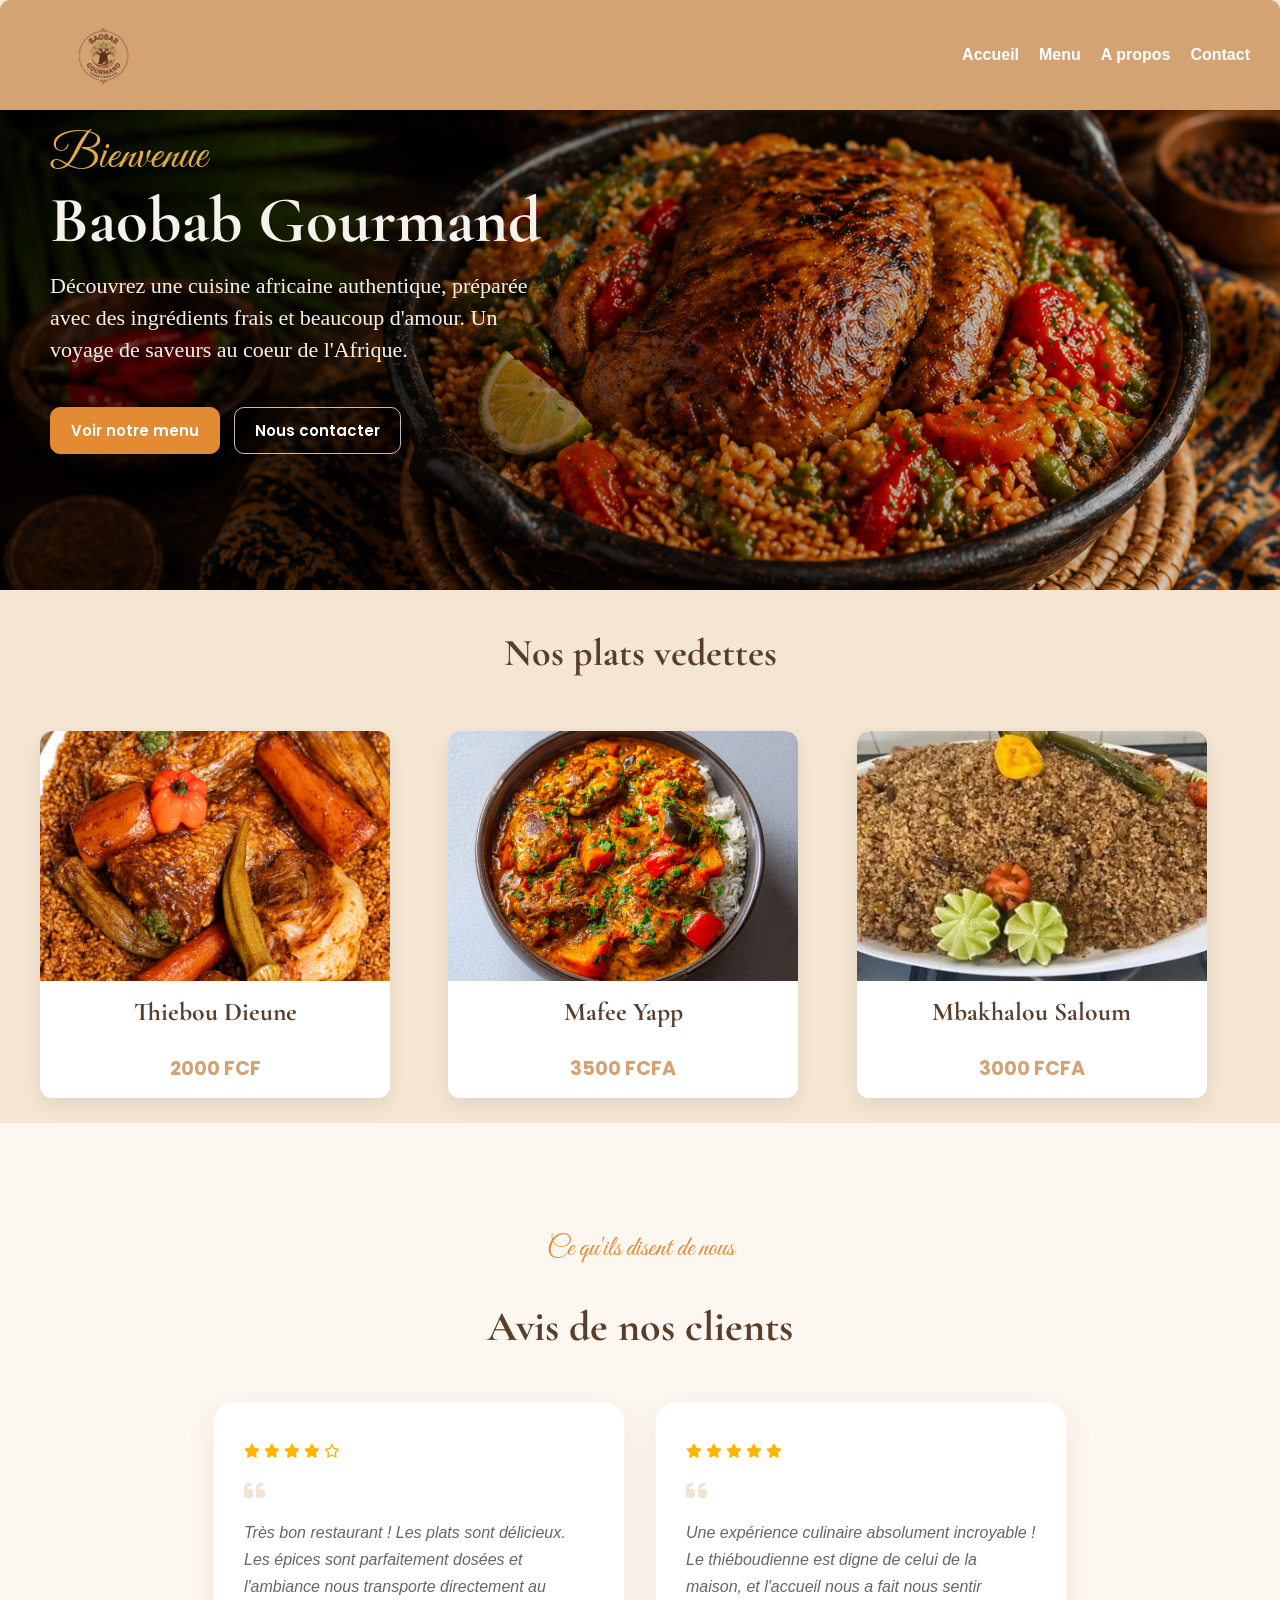
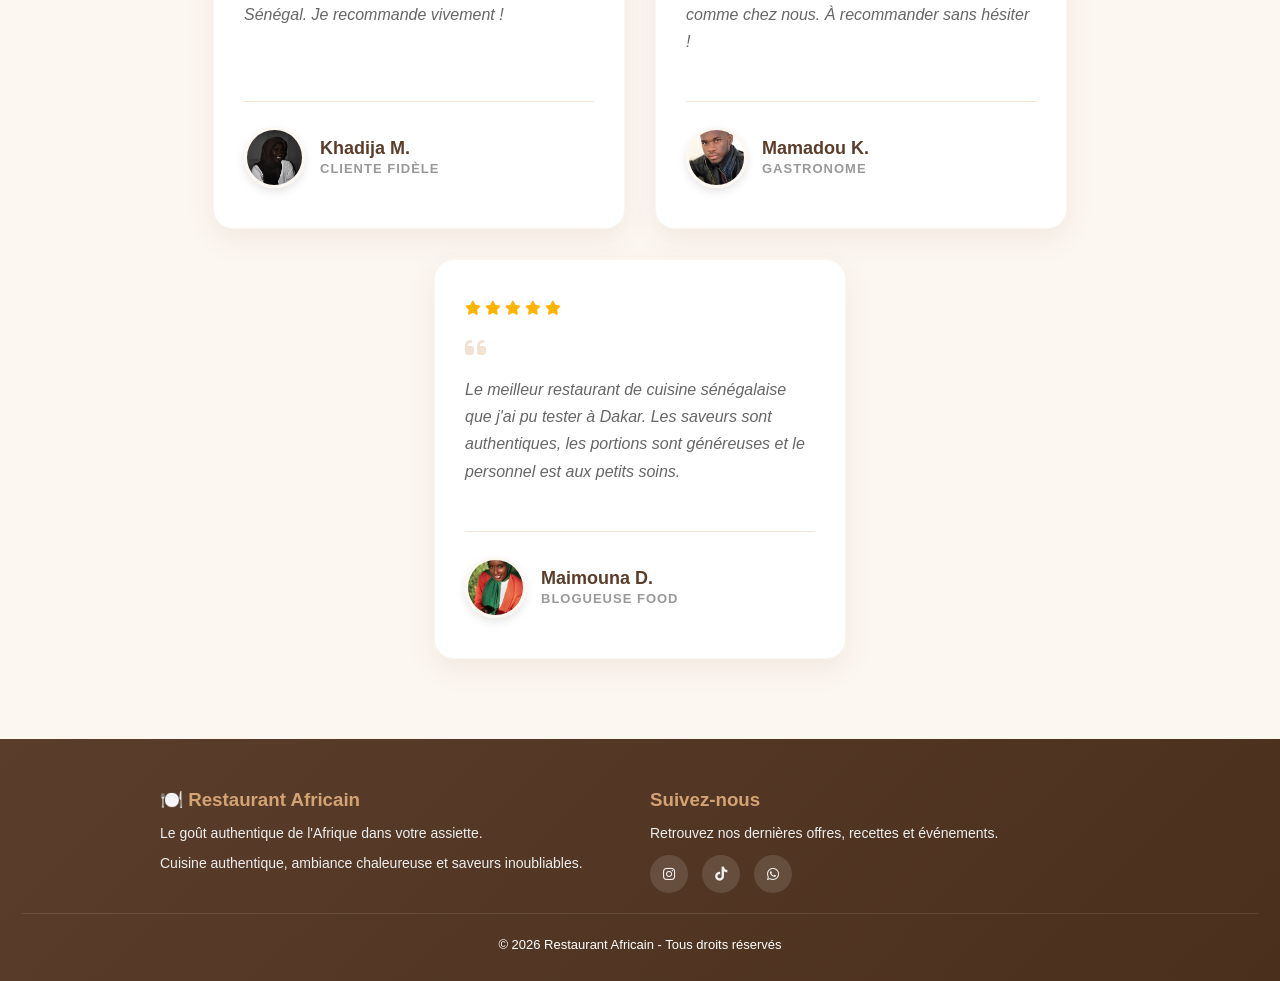
<file: index.html>
<!DOCTYPE html>
<html lang="fr">
<head>
    <meta charset="UTF-8">
    <link rel="stylesheet" href="index.css">
    <link rel="preconnect" href="https://fonts.googleapis.com">
    <link rel="preconnect" href="https://fonts.gstatic.com" crossorigin>
    <link href="https://fonts.googleapis.com/css2?family=Cormorant+Garamond:wght@500;600;700&family=Poppins:wght@400;500;600&family=Great+Vibes&display=swap" rel="stylesheet">
    <link rel="stylesheet" href="https://cdnjs.cloudflare.com/ajax/libs/font-awesome/6.5.1/css/all.min.css">
    <link rel="stylesheet" href="https://cdn.jsdelivr.net/npm/bootstrap-icons@1.11.3/font/bootstrap-icons.min.css">
    <meta name="viewport" content="width=device-width, initial-scale=1.0">
    <link href="https://fonts.googleapis.com/icon?family=Material+Icons" rel="stylesheet">
    <title>Restaurant Africain</title>
</head>
<body> 
    <header class="header">
        <div class="logo">
            <img src="logo.png" alt="Logo du site"/>
	</div> 
    <nav>
        <a href="index.html">Accueil</a>
        <a href="menu.html">Menu</a>
        <a href="about.html">A propos</a>
        <a href="contact.html">Contact</a>
    </nav>
    </header> 
    <section class="conteneur">
        <div class="presentation">
        <p class="pres">Bienvenue</p>
        <h1 class="pres1">Baobab Gourmand</h1>
        <p class="pres2">Découvrez une cuisine africaine authentique, préparée avec des ingrédients frais et beaucoup d'amour. Un voyage de saveurs au coeur de l'Afrique.</p>
        <div class="hero-actions">
            <a href="menu.html" class="btn-hero btn-primaire">Voir notre menu</a>
            <a href="contact.html" class="btn-hero btn-secondaire">Nous contacter</a>
        </div>
        </div>
    </section>

    <section class="vedettes">
    <h2>Nos plats vedettes</h2>
    <div class="plats">
        <div class="plat">
            <div class="plat-image-container">
                <img src="thieb.jpg" alt="thiebou dieune">
                <div class="plat-overlay">
                    <span class="plat-overlay-text">Voir Détails</span>
                </div>
            </div>
            <div class="plat-info">
                <h3>Thiebou Dieune</h3>
                <p>2000 FCF</p>
            </div>
        </div>

        <div class="plat">
            <div class="plat-image-container">
                <img src="mafee.jpg" alt="mafe yapp">
                <div class="plat-overlay">
                    <span class="plat-overlay-text">Voir Détails</span>
                </div>
            </div>
            <div class="plat-info">
                <h3>Mafee Yapp</h3>
                <p>3500 FCFA</p>
            </div>
        </div>

        <div class="plat">
            <div class="plat-image-container">
                <img src="mbakhale.jpg" alt="Mbakhale saloum">
                <div class="plat-overlay">
                    <span class="plat-overlay-text">Voir Détails</span>
                </div>
            </div>
            <div class="plat-info">
                <h3>Mbakhalou Saloum</h3>
                <p>3000 FCFA</p>
            </div>
        </div>
    </div>
</section>
 <section class="temoignages">
    <div class="container">
        <p class="section-subtitle">Ce qu'ils disent de nous</p>
        <h2 class="section-title">Avis de nos clients</h2>
        
        <div class="container-avis">
            <!-- Avis 1 -->
            <div class="avis-card">
                <div class="avis-stars">
                    <i class="fas fa-star"></i>
                    <i class="fas fa-star"></i>
                    <i class="fas fa-star"></i>
                    <i class="fas fa-star"></i>
                    <i class="far fa-star"></i>
                </div>
                <div class="avis-content">
                    <i class="fas fa-quote-left"></i>
                    <p>Très bon restaurant ! Les plats sont délicieux. Les épices sont parfaitement dosées et l'ambiance nous transporte directement au Sénégal. Je recommande vivement !</p>
                </div>
                <div class="avis-author">
                    <img src="khadija.jpg" alt="Khadija M.">
                    <div class="author-info">
                        <h4>Khadija M.</h4>
                        <span>Cliente fidèle</span>
                    </div>
                </div>
            </div>

            <!-- Avis 2 -->
            <div class="avis-card">
                <div class="avis-stars">
                    <i class="fas fa-star"></i>
                    <i class="fas fa-star"></i>
                    <i class="fas fa-star"></i>
                    <i class="fas fa-star"></i>
                    <i class="fas fa-star"></i>
                </div>
                <div class="avis-content">
                    <i class="fas fa-quote-left"></i>
                    <p>Une expérience culinaire absolument incroyable ! Le thiéboudienne est digne de celui de la maison, et l'accueil nous a fait nous sentir comme chez nous. À recommander sans hésiter !</p>
                </div>
                <div class="avis-author">
                    <img src="mamadou.jpg" alt="Mamadou K.">
                    <div class="author-info">
                        <h4>Mamadou K.</h4>
                        <span>Gastronome</span>
                    </div>
                </div>
            </div>

            <!-- Avis 3 -->
            <div class="avis-card">
                <div class="avis-stars">
                    <i class="fas fa-star"></i>
                    <i class="fas fa-star"></i>
                    <i class="fas fa-star"></i>
                    <i class="fas fa-star"></i>
                    <i class="fas fa-star"></i>
                </div>
                <div class="avis-content">
                    <i class="fas fa-quote-left"></i>
                    <p>Le meilleur restaurant de cuisine sénégalaise que j'ai pu tester à Dakar. Les saveurs sont authentiques, les portions sont généreuses et le personnel est aux petits soins.</p>
                </div>
                <div class="avis-author">
                    <img src="maimouna.jpg" alt="Maimouna D.">
                    <div class="author-info">
                        <h4>Maimouna D.</h4>
                        <span>Blogueuse Food</span>
                    </div>
                </div>
            </div>
        </div>
    </div>
</section>
<footer class="footer">
  <div class="footer-container footer-small">

    <div class="footer-box footer-brand">
      <h3>🍽️ Restaurant Africain</h3>
      <p>Le goût authentique de l'Afrique dans votre assiette.</p>
      <p class="footer-tagline">Cuisine authentique, ambiance chaleureuse et saveurs inoubliables.</p>
    </div>

    <div class="footer-box footer-social-box">
      <h3>Suivez-nous</h3>
      <p class="footer-social-text">Retrouvez nos dernières offres, recettes et événements.</p>
      <div class="footer-social footer-social-row">
        <a href="#" aria-label="Instagram"><i class="fa-brands fa-instagram"></i></a>
        <a href="#" aria-label="TikTok"><i class="fa-brands fa-tiktok"></i></a>
        <a href="#" aria-label="WhatsApp"><i class="fa-brands fa-whatsapp"></i></a>
      </div>
    </div>
  </div>

  <div class="footer-bottom">
    <p>© 2026 Restaurant Africain - Tous droits réservés</p>
  </div>
 <button id="btnTop" aria-label="Retour en haut">
    <i class="bi bi-arrow-up"></i>
  </button>
</footer>
<script src="script.js"></script>
</body>
</html>
</file>
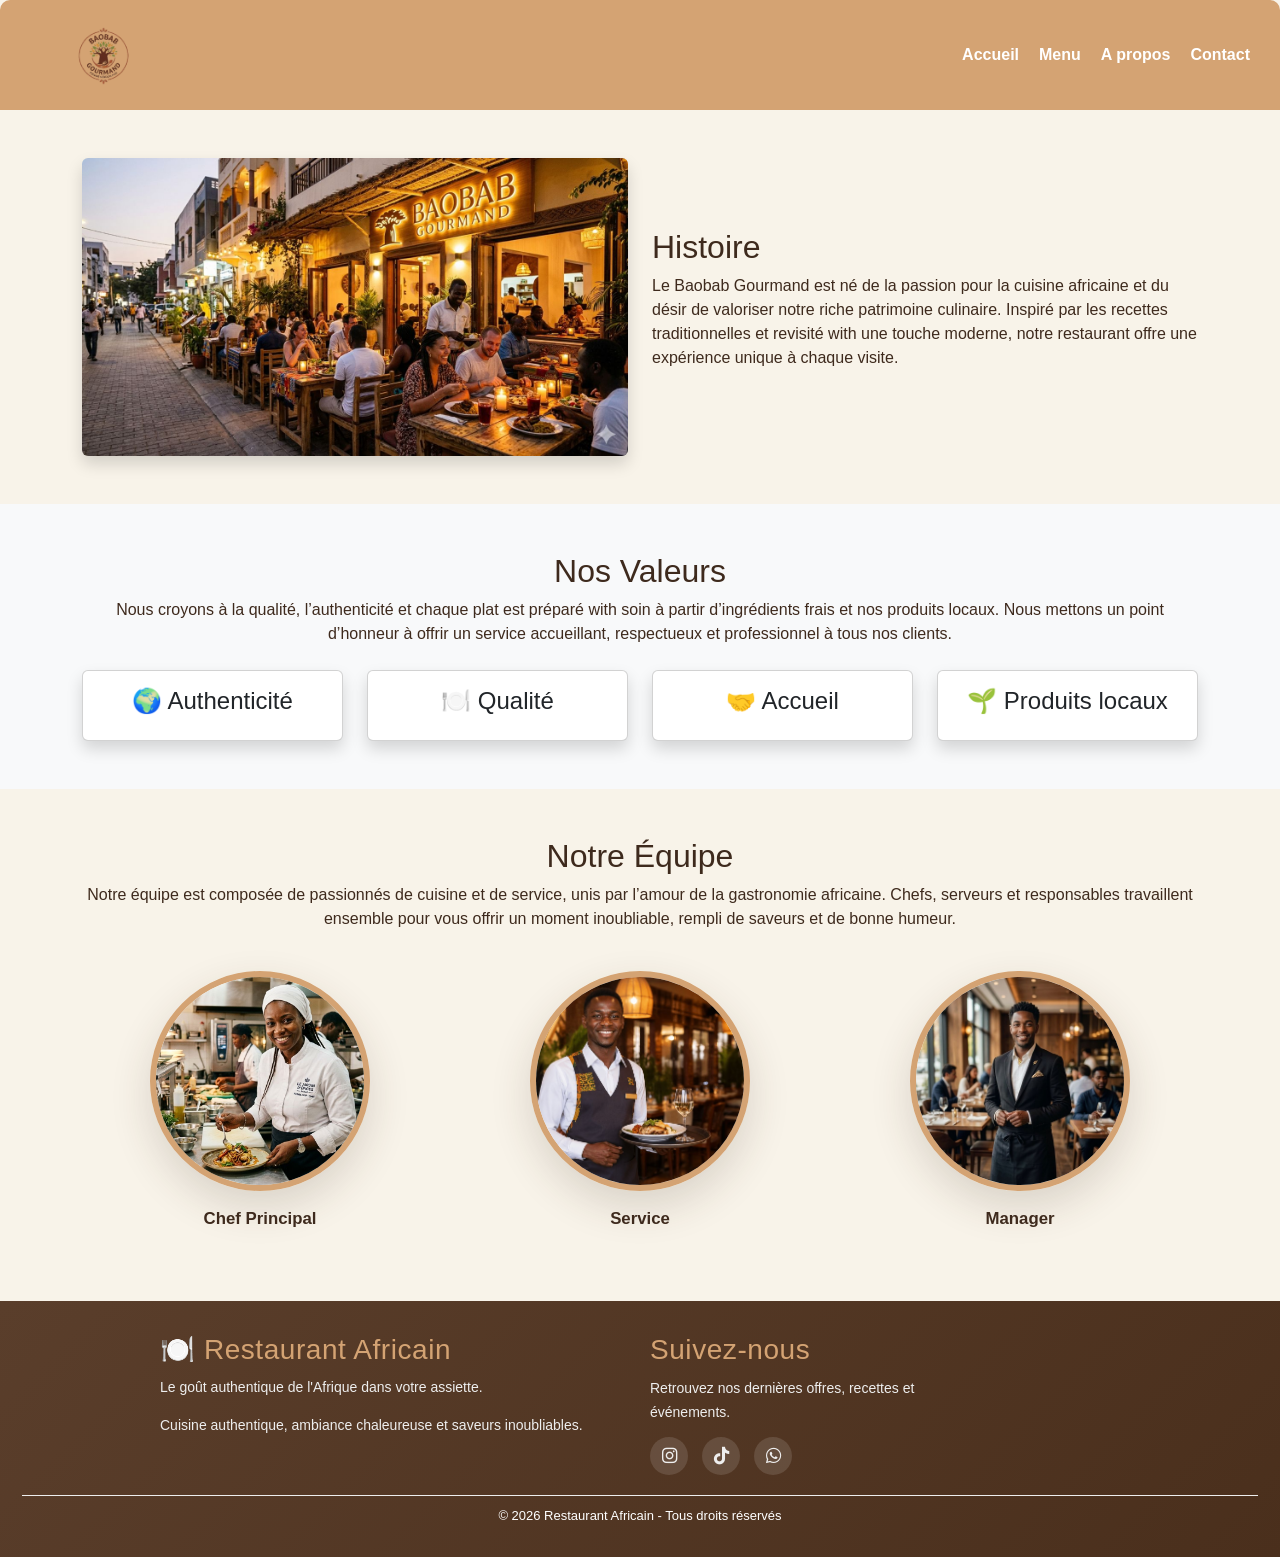
<file: about.html>
<!DOCTYPE html>
<html lang="fr">
<head>
    <meta charset="UTF-8">
    <meta name="viewport" content="width=device-width, initial-scale=1.0">
    <title>Restaurant Africain</title>
    <link href="https://cdn.jsdelivr.net/npm/bootstrap@5.3.0/dist/css/bootstrap.min.css" rel="stylesheet">
    <link rel="stylesheet" href="https://cdn.jsdelivr.net/npm/bootstrap-icons@1.11.3/font/bootstrap-icons.min.css">
    <link rel="stylesheet" href="https://cdnjs.cloudflare.com/ajax/libs/font-awesome/6.5.1/css/all.min.css">
    <link rel="stylesheet" href="about.css">
    <link href="https://fonts.googleapis.com/icon?family=Material+Icons" rel="stylesheet">
</head>
<body>
<header class="header">
    <div class="logo">
            <img src="logo.png" alt="Logo du site"/>
	</div>
    <nav>
        <a href="index.html">Accueil</a>
        <a href="menu.html">Menu</a>
        <a href="about.html">A propos</a>
        <a href="contact.html">Contact</a>
    </nav>
</header>

<section class="container py-5 histoire-section">
    <div class="row align-items-center">
        <div class="col-md-6">
            <img src="resto.jpg" class="img-fluid rounded shadow histoire-img" alt="Restaurant Le Baobab Gourmand">
        </div>
        <div class="col-md-6">
            <h2>Histoire</h2>
            <p>Le Baobab Gourmand est né de la passion pour la cuisine africaine et du désir de valoriser notre riche patrimoine culinaire. Inspiré par les recettes traditionnelles et revisité with une touche moderne, notre restaurant offre une expérience unique à chaque visite.</p>
        </div>
    </div>
</section>

<section class="bg-light py-5 text-center">
    <div class="container">
        <h2>Nos Valeurs</h2>
           <p>Nous croyons à la qualité, l’authenticité et chaque plat est préparé with soin à partir d’ingrédients frais et nos produits locaux. Nous mettons un point d’honneur à offrir un service accueillant, respectueux et professionnel à tous nos clients.</p>

        <div class="row mt-4">
            <div class="col-md-3">
                <div class="card p-3 shadow value-card">
                    <h4>🌍 Authenticité</h4>
                </div>
            </div>

            <div class="col-md-3">
                <div class="card p-3 shadow value-card">
                    <h4>🍽️ Qualité</h4>
                </div>
            </div>

            <div class="col-md-3">
                <div class="card p-3 shadow value-card">
                    <h4>🤝 Accueil</h4>
                </div>
            </div>

            <div class="col-md-3">
                <div class="card p-3 shadow value-card">
                    <h4>🌱 Produits locaux</h4>
                </div>
            </div>
        </div>
    </div>
</section>


<section class="container py-5 text-center">
    <h2>Notre Équipe</h2>
      <p>Notre équipe est composée de passionnés de cuisine et de service, unis par l’amour de la gastronomie africaine. Chefs, serveurs et responsables travaillent ensemble pour vous offrir un moment inoubliable, rempli de saveurs et de bonne humeur.</p>

    <div class="row mt-4 justify-content-center">
        <div class="col-md-4 team-member">
            <img src="chef.jpg" class="rounded-circle team-img">
            <h5>Chef Principal</h5>
        </div>

        <div class="col-md-4 team-member">
            <img src="serveur.jpg" class="rounded-circle team-img">
            <h5>Service</h5>
        </div>

        <div class="col-md-4 team-member">
            <img src="manageur.jpg" class="rounded-circle team-img">
            <h5>Manager</h5>
        </div>
    </div>
</section>

<footer class="footer">
  <div class="footer-container footer-small">
    <div class="footer-box footer-brand">
      <h3>🍽️ Restaurant Africain</h3>
      <p>Le goût authentique de l'Afrique dans votre assiette.</p>
      <p class="footer-tagline">Cuisine authentique, ambiance chaleureuse et saveurs inoubliables.</p>
    </div>

    <div class="footer-box footer-social-box">
      <h3>Suivez-nous</h3>
      <p class="footer-social-text">Retrouvez nos dernières offres, recettes et événements.</p>
      <div class="footer-social footer-social-row">
        <a href="#" aria-label="Instagram"><i class="fa-brands fa-instagram"></i></a>
        <a href="#" aria-label="TikTok"><i class="fa-brands fa-tiktok"></i></a>
        <a href="#" aria-label="WhatsApp"><i class="fa-brands fa-whatsapp"></i></a>
      </div>
    </div>
  </div>

  <div class="footer-bottom">
    <p>© 2026 Restaurant Africain - Tous droits réservés</p>
  </div>
  <button id="btnTop" aria-label="Retour en haut">
    <i class="bi bi-arrow-up"></i>
  </button>
</footer>
<script src="script.js"></script>
</body>
</html>
</file>
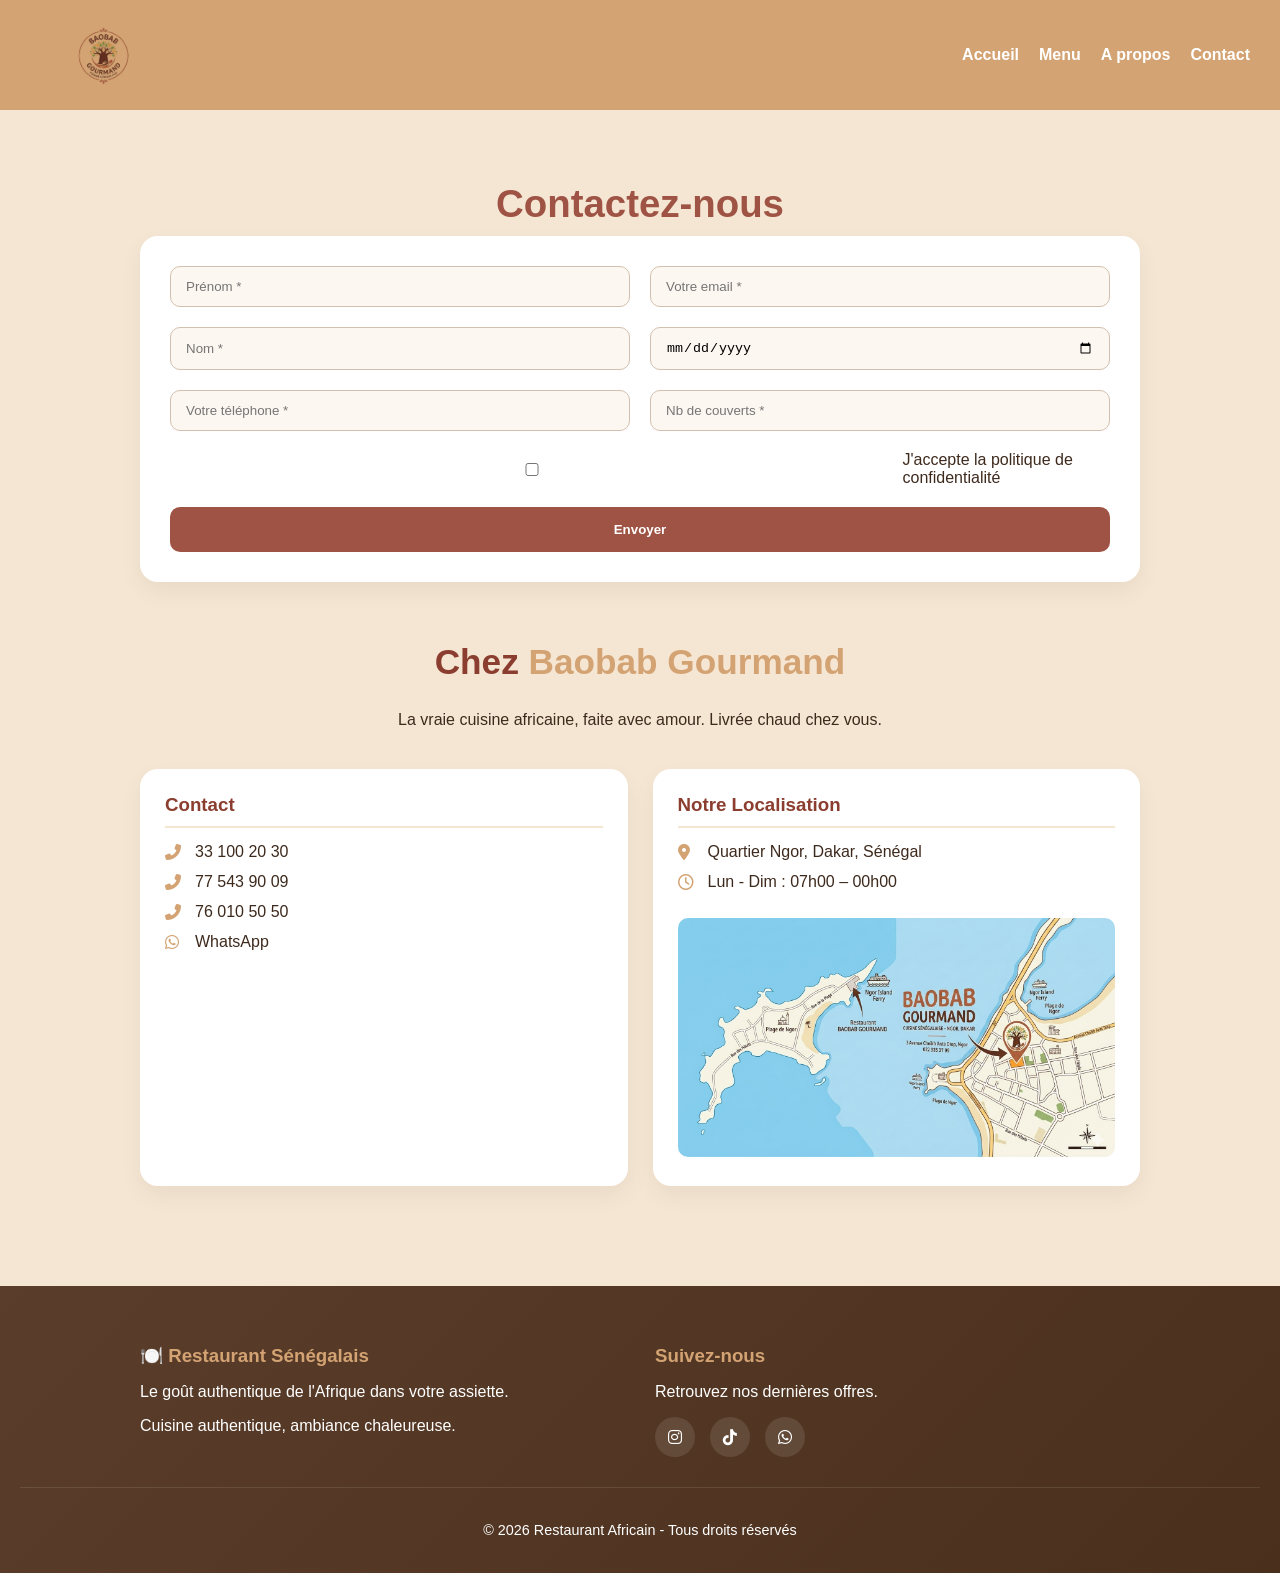
<file: contact.html>
<!DOCTYPE html>
<html lang="fr">
<head>
    <meta charset="UTF-8">
    <meta name="viewport" content="width=device-width, initial-scale=1.0">
    <link rel="stylesheet" href="contact.css">
    <link rel="stylesheet" href="https://cdnjs.cloudflare.com/ajax/libs/font-awesome/6.5.1/css/all.min.css">
    <link rel="stylesheet" href="https://cdn.jsdelivr.net/npm/bootstrap-icons@1.11.3/font/bootstrap-icons.min.css">
    <title>Contact - Baobab Gourmand</title>
</head>

<body>

    <header class="header">
        <div class="logo">
            <img src="logo.png" alt="Logo du site"/>
	</div>
        <nav>
            <a href="index.html">Accueil</a>
            <a href="menu.html">Menu</a>
            <a href="about.html">A propos</a>
            <a href="contact.html">Contact</a>
        </nav>
    </header>

    <div class="container">
        <h2>Contactez-nous</h2>
        

        <form onsubmit="return false;">
            <input class="input-prenom" type="text" placeholder="Prénom *" required>
            <input class="input-email" type="email" placeholder="Votre email *" required>
            <input class="input-nom" type="text" placeholder="Nom *" required>
            <input class="input-date" type="date" required>
            <input class="input-tel" type="tel" placeholder="Votre téléphone *" required>
            <input class="input-couverts" type="number" placeholder="Nb de couverts *" required>

            <div class="checkbox">
                <input type="checkbox" id="privacy" required>
                <label for="privacy">J'accepte la politique de confidentialité</label>
            </div>

            <button type="submit">Envoyer</button>
        </form>

        <section class="contact-section">
            <div class="brand">
                <h1 class="logo-text">Chez <span>Baobab Gourmand</span></h1>
                <p class="slogan">La vraie cuisine africaine, faite avec amour. Livrée chaud chez vous.</p>
            </div>

            <div class="contact-container">
                <div class="info-group">
                    <h3>Contact</h3>
                    <ul>
                        <li><i class="fas fa-phone-alt"></i> 33 100 20 30</li>
                        <li><i class="fas fa-phone-alt"></i> 77 543 90 09</li>
                        <li><i class="fas fa-phone-alt"></i> 76 010 50 50</li>
                        <li><i class="fab fa-whatsapp"></i> WhatsApp</li>
                    </ul>
                </div>

                <div class="info-group">
                    <h3>Notre Localisation</h3>
                    <ul>
                        <li><i class="fas fa-map-marker-alt"></i> Quartier Ngor, Dakar, Sénégal</li>
                        <li><i class="far fa-clock"></i> Lun - Dim : 07h00 – 00h00</li>
                    </ul>
                    <div class="map-wrapper">
                        <img src="maps.jpg" alt="carte de Ngor">
                    </div>
                </div>
            </div>
        </section>
    </div>

    <footer class="footer">
        <div class="footer-container">
            <div class="footer-box">
                <h3>🍽️ Restaurant Sénégalais</h3>
                <p>Le goût authentique de l'Afrique dans votre assiette.</p>
                <p class="footer-tagline">Cuisine authentique, ambiance chaleureuse.</p>
            </div>

            <div class="footer-box">
                <h3>Suivez-nous</h3>
                <p class="footer-social-text">Retrouvez nos dernières offres.</p>
                <div class="footer-social">
                    <a href="#" aria-label="Instagram"><i class="fa-brands fa-instagram"></i></a>
                    <a href="#" aria-label="TikTok"><i class="fa-brands fa-tiktok"></i></a>
                    <a href="#" aria-label="WhatsApp"><i class="fa-brands fa-whatsapp"></i></a>
                </div>
            </div>
        </div>
        <div class="footer-bottom">
            <p>© 2026 Restaurant Africain - Tous droits réservés</p>
        </div>
        <button id="btnTop" aria-label="Retour en haut">
    <i class="bi bi-arrow-up"></i>
  </button>
    </footer>
    <script src="script.js"></script>
</body>
</html>
</file>
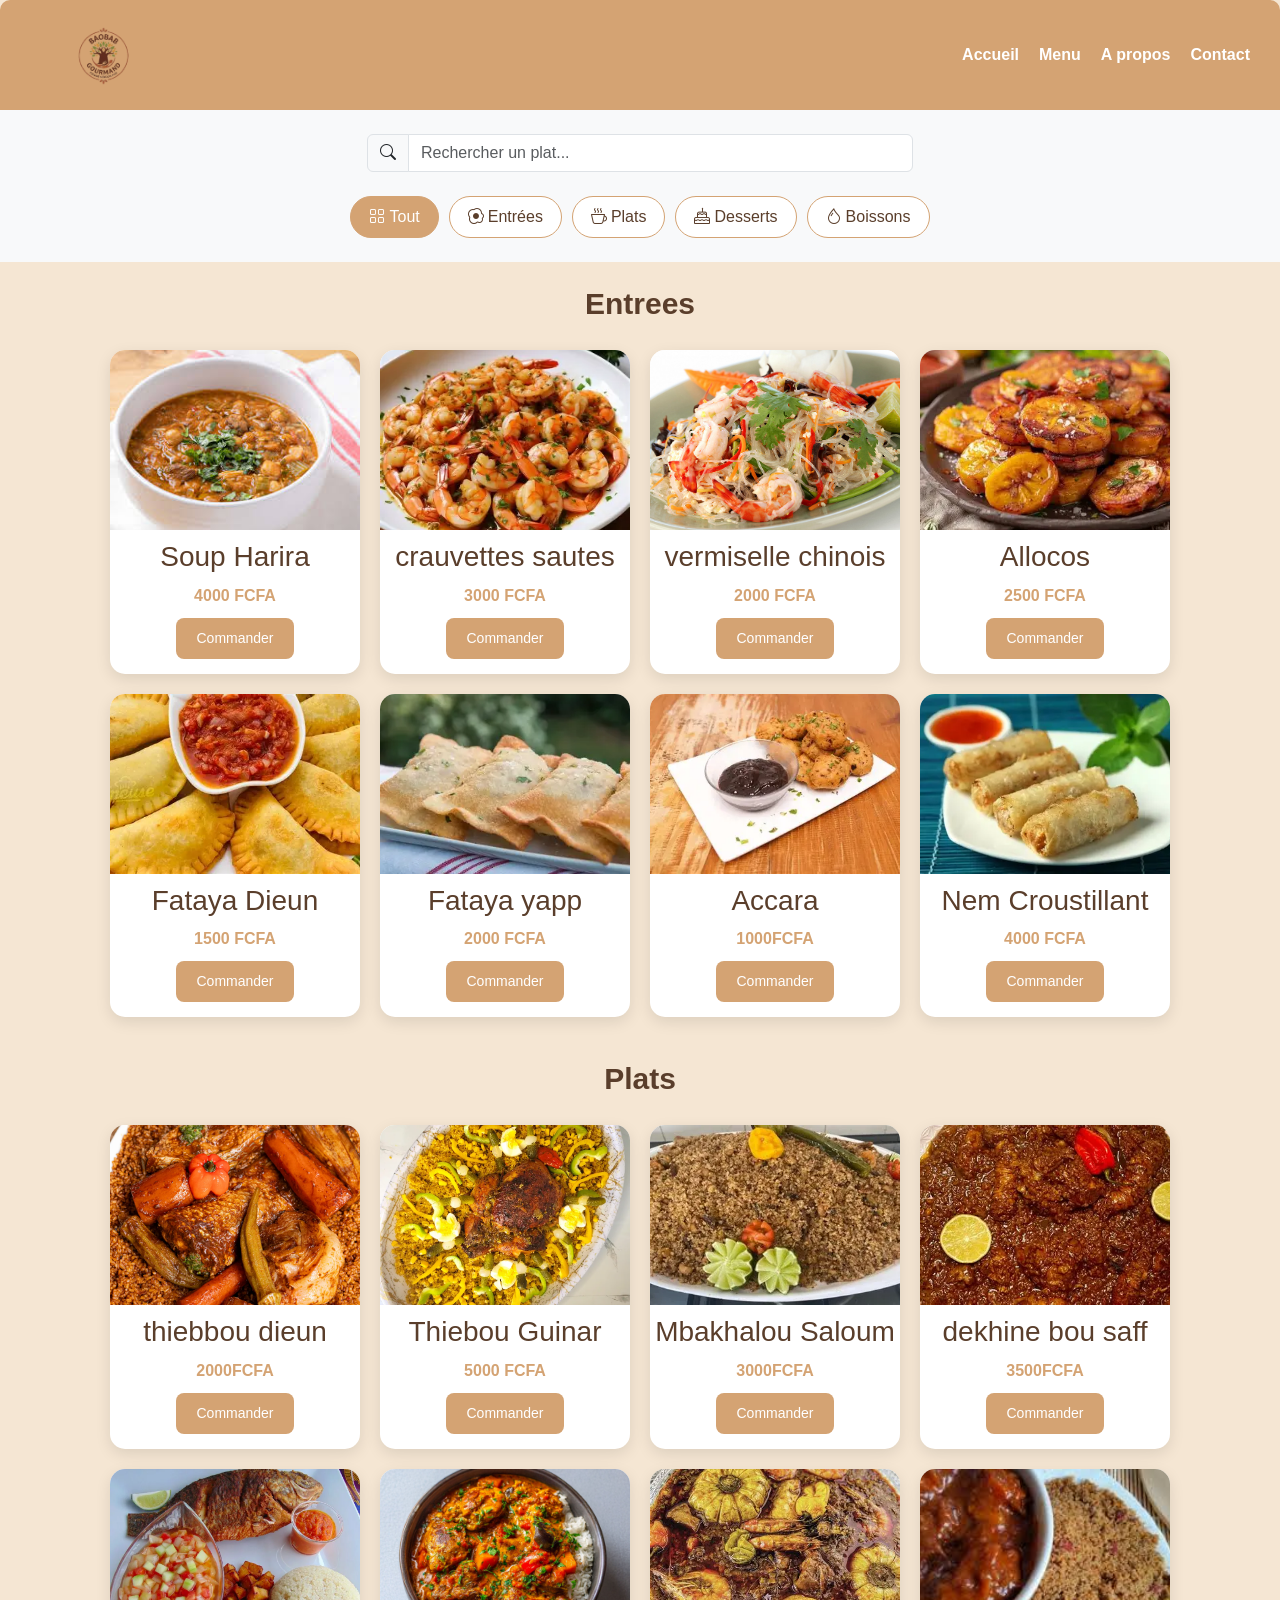
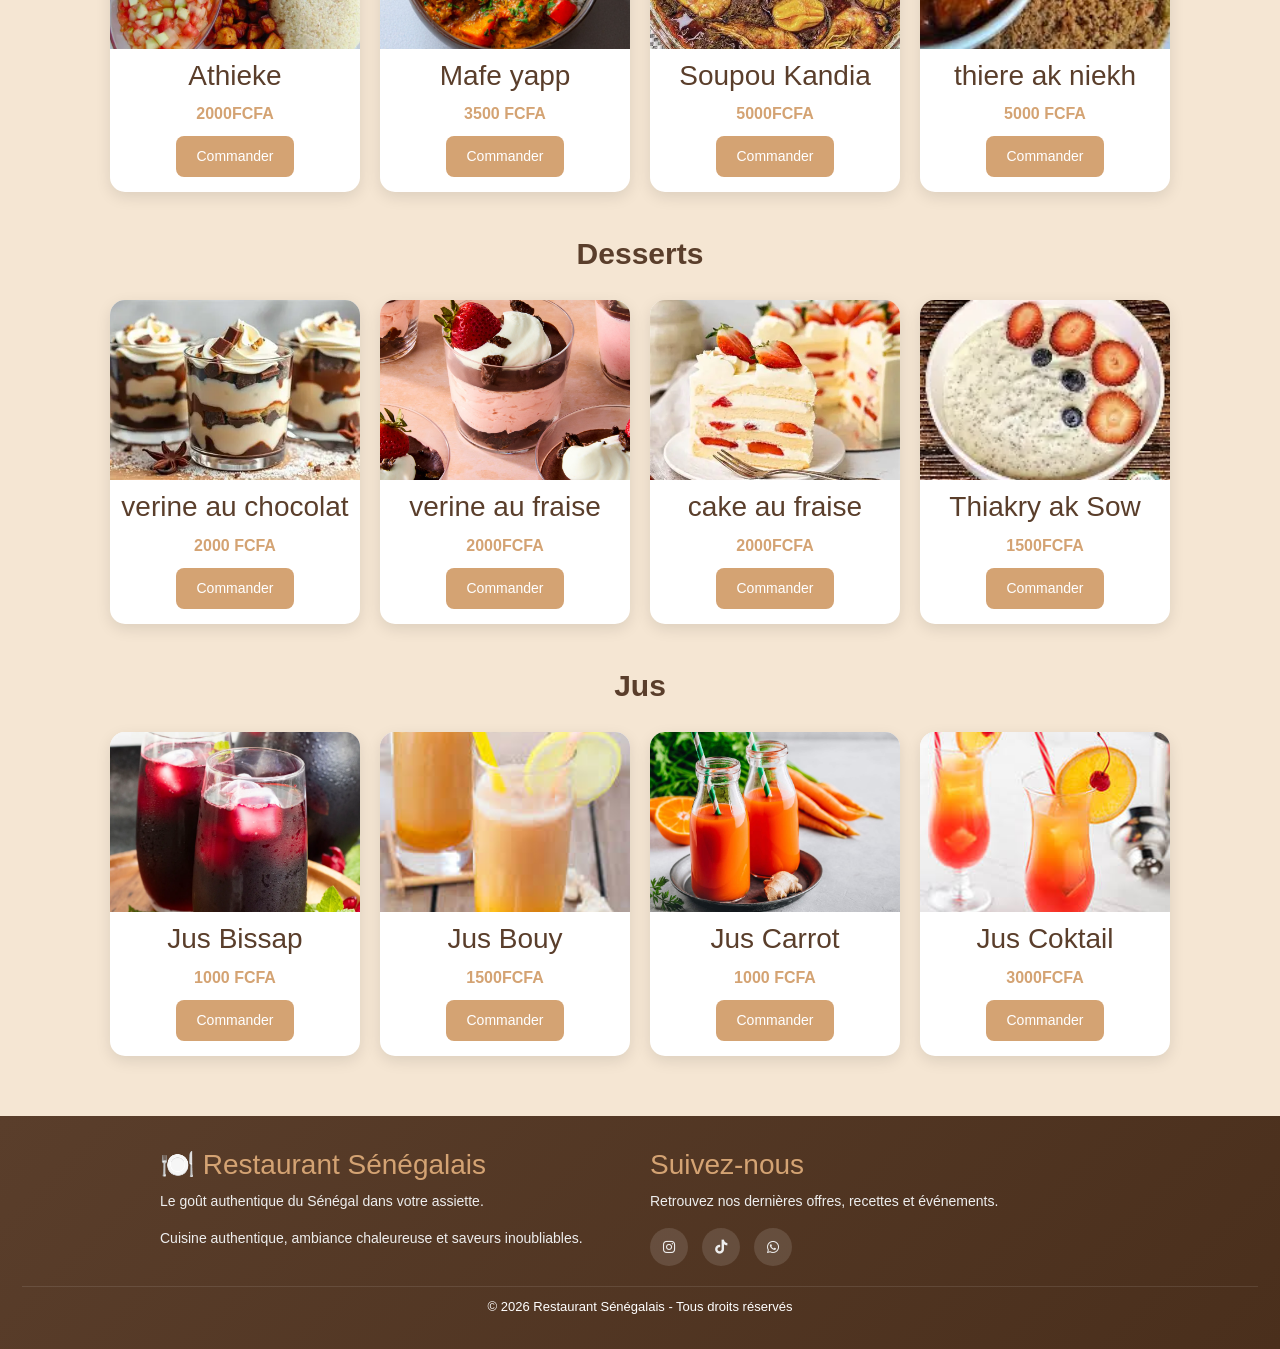
<file: menu.html>
<!DOCTYPE html>
<html lang="fr">
<head>
    <meta charset="UTF-8">
    <link href="https://cdn.jsdelivr.net/npm/bootstrap@5.3.0/dist/css/bootstrap.min.css" rel="stylesheet">
    <link rel="stylesheet" href="https://cdn.jsdelivr.net/npm/bootstrap-icons@1.11.3/font/bootstrap-icons.min.css">
    <link rel="stylesheet" href="https://cdnjs.cloudflare.com/ajax/libs/font-awesome/6.5.1/css/all.min.css">
    <link rel="stylesheet" href="menu.css">
    <meta name="viewport" content="width=device-width, initial-scale=1.0">
    <link href="https://fonts.googleapis.com/icon?family=Material+Icons" rel="stylesheet">
    <title>Restaurant Africain</title>
</head>
<body>
    <header class="header">
       <div class="logo">
            <img src="logo.png" alt="Logo du site"/>
	</div>  
    <nav>
        <a href="index.html">Accueil</a>
        <a href="menu.html">Menu</a>
        <a href="about.html">A propos</a>
        <a href="contact.html">Contact</a>
    </nav>
    </header> 

    <main>
        <section class=" barre de recherche py-4 bg-light">
            <div class="container">
                <div class="row justify-content-center">
                    <div class="col-md-6">
                        <div class="input-group">
                            <span class="input-group-text"><i class="bi bi-search"></i></span>
                            <input type="text" class="form-control" id="search-input" placeholder="Rechercher un plat...">
                        </div>
                    </div>
                </div>
                
                <div class="filtres-menu mt-4" role="group" aria-label="Filtrer le menu par catégorie">
                  <button class="btn-filtre actif" data-filter="tout" type="button">
                    <i class="bi bi-grid me-1"></i>Tout
                  </button>
                  <button class="btn-filtre" data-filter="entree" type="button">
                    <i class="bi bi-egg-fried me-1"></i>Entrées
                  </button>
                  <button class="btn-filtre" data-filter="plat" type="button">
                    <i class="bi bi-cup-hot me-1"></i>Plats
                  </button>
                  <button class="btn-filtre" data-filter="dessert" type="button">
                    <i class="bi bi-cake me-1"></i>Desserts
                  </button>
                  <button class="btn-filtre" data-filter="boisson" type="button">
                    <i class="bi bi-droplet me-1"></i>Boissons
                  </button>
                </div>
                <p id="no-results" class="text-center mt-3 d-none">
                  Aucun plat ne correspond a votre recherche.
                </p>
            </div>
        </section>

  <section class="menu-section" aria-label="Entrees">
    <h2 class="section-title">Entrees</h2>
    <div class="menu">
      <div class="plat" data-categorie="entree">
        <img src="soup.jpg" alt="soup pour Entrées">
        <h3>Soup Harira</h3>
        <span>4000 FCFA</span>
        <button class="btn-commande">Commander</button>
      </div>
      <div class="plat" data-categorie="entree">
      <img src="crevette.jpg" alt="crevettes sautes">
        <h3>crauvettes sautes</h3>
        <span>3000 FCFA</span>
        <button class="btn-commande">Commander</button>
      </div>
      <div class="plat" data-categorie="entree">
      <img src="salad.jpg" alt="vermiselle chinois">
        <h3>vermiselle chinois </h3>
        <span>2000 FCFA</span>
        <button class="btn-commande">Commander</button>
      </div>
       <div class="plat" data-categorie="entree">
        <img src="allocos.jpg" alt="allocos">
        <h3>Allocos</h3>
        <span>2500 FCFA</span>
        <button class="btn-commande">Commander</button>
      </div> 
      <div class="plat" data-categorie="entree">
        <img src="pastelpoisson.jpg" alt="fataya dieun">
        <h3>Fataya Dieun</h3>
        <span>1500 FCFA</span>
        <button class="btn-commande">Commander</button>
      </div>
      <div class="plat" data-categorie="entree">
        <img src="pastelviande.jpg" alt="fataya yapp">
        <h3>Fataya yapp</h3>
        <span>2000 FCFA</span>
        <button class="btn-commande">Commander</button>
      </div>
      <div class="plat" data-categorie="entree">
        <img src="accara.jpg" alt="accara">
        <h3>Accara</h3>
        <span>1000FCFA</span>
        <button class="btn-commande">Commander</button>
      </div>
       <div class="plat" data-categorie="entree">
        <img src="nem.jpg" alt="nem">
        <h3>Nem Croustillant</h3>
        <span>4000 FCFA</span>
        <button class="btn-commande">Commander</button>
      </div>
    </div>
</section>

 <section class="menu-section" aria-label="Plats">
    <h2 class="section-title">Plats</h2>
    <div class="menu">
      <div class="plat" data-categorie="plat">
        <img src="thieb.jpg" alt="thiebdieun">
        <h3>thiebbou dieun</h3>
        <span>2000FCFA</span>
        <button class="btn-commande">Commander</button>
      </div>

      <div class="plat" data-categorie="plat">
        <img src="thiebguinar.jpg" alt="thiebguinar">
        <h3>Thiebou Guinar</h3>
        <span>5000 FCFA</span>
        <button class="btn-commande">Commander</button>
      </div>

      <div class="plat" data-categorie="plat">
        <img src="mbakhale.jpg" alt="mbakhal saloum">
        <h3>Mbakhalou Saloum</h3>
         <span>3000FCFA</span>
         <button class="btn-commande">Commander</button>
      </div> 

      <div class="plat" data-categorie="plat">
        <img src="dekhine.jpg" alt="dekinou yapp">
        <h3>dekhine bou saff</h3>
        <span>3500FCFA</span>
        <button class="btn-commande">Commander</button>
      </div>

      <div class="plat" data-categorie="plat">
        <img src="athieke.jpg" alt="athieke">
        <h3>Athieke</h3>
        <span>2000FCFA</span>
        <button class="btn-commande">Commander</button>
      </div>

    <div class="plat" data-categorie="plat">
        <img src="mafee.jpg" alt="mafe">
        <h3>Mafe yapp</h3>
        <span>3500 FCFA</span>
        <button class="btn-commande">Commander</button>
      </div>

      <div class="plat" data-categorie="plat">
        <img src="soupkandia.jpg" alt="soupkandia">
        <h3>Soupou Kandia</h3>
        <span>5000FCFA</span>
        <button class="btn-commande">Commander</button>
      </div>

       <div class="plat" data-categorie="plat">
        <img src="thiere.jpg" alt="thiere">
        <h3>thiere ak niekh</h3>
        <span>5000 FCFA</span>
        <button class="btn-commande">Commander</button>
      </div>
    </div>
 </section>

 <section class="menu-section" aria-label="Desserts">
    <h2 class="section-title">Desserts</h2>
    <div class="menu">
      <div class="plat" data-categorie="dessert">
        <img src="verinech.jpg" alt="verine au chocolat">
        <h3>verine au chocolat</h3>
        <span>2000 FCFA</span>
        <button class="btn-commande">Commander</button>
      </div> 

      <div class="plat" data-categorie="dessert">
        <img src="verinefr.jpg" alt="verine au fraise">
        <h3>verine au fraise</h3>
        <span>2000FCFA</span>
        <button class="btn-commande">Commander</button>
      </div> 
      
      <div class="plat" data-categorie="dessert">
        <img src="cakefr.jpg" alt="cake au fraise">
        <h3>cake au fraise</h3>
        <span>2000FCFA</span>
        <button class="btn-commande">Commander</button>
      </div> 
      
      <div class="plat" data-categorie="dessert">
        <img src="thiakry.jpg" alt="thiakry">
        <h3>Thiakry ak Sow</h3>
        <span>1500FCFA</span>
        <button class="btn-commande">Commander</button>
      </div> 
</div>
</section>

       <section class="menu-section" aria-label="Boissons">
    <h2 class="section-title">Jus</h2>

    <div class="menu">
      <div class="plat" data-categorie="boisson">
        <img src="bissap.jpg" alt="jus bissap">
        <h3>Jus Bissap</h3>
        <span>1000 FCFA</span>
        <button class="btn-commande">Commander</button>
      </div> 

      <div class="plat" data-categorie="boisson">
        <img src="bouy.jpg" alt="jus bouy">
        <h3>Jus Bouy</h3>
        <span>1500FCFA</span>
        <button class="btn-commande">Commander</button>
      </div> 

      <div class="plat" data-categorie="boisson">
        <img src="carrot.jpg" alt="jus carrot">
        <h3>Jus Carrot</h3>
        <span>1000 FCFA</span>
        <button class="btn-commande">Commander</button>
      </div> 

      <div class="plat" data-categorie="boisson">
        <img src="coktail.jpg" alt="jus coktail">
        <h3>Jus Coktail</h3>
        <span>3000FCFA</span>
        <button class="btn-commande">Commander</button>
      </div> 
      </div>
  </section>
  </main>
<footer class="footer">

  <div class="footer-container footer-small">

    
    <div class="footer-box footer-brand">
      <h3>🍽️ Restaurant Sénégalais</h3>
      <p>Le goût authentique du Sénégal dans votre assiette.</p>
      <p class="footer-tagline">Cuisine authentique, ambiance chaleureuse et saveurs inoubliables.</p>
    </div>

    
    <div class="footer-box footer-social-box">
      <h3>Suivez-nous</h3>
      <p class="footer-social-text">Retrouvez nos dernières offres, recettes et événements.</p>
      <div class="footer-social footer-social-row">
        <a href="#" aria-label="Instagram"><i class="fa-brands fa-instagram"></i></a>
        <a href="#" aria-label="TikTok"><i class="fa-brands fa-tiktok"></i></a>
        <a href="#" aria-label="WhatsApp"><i class="fa-brands fa-whatsapp"></i></a>
      </div>
    </div>

  </div>

  <div class="footer-bottom">
    <p>© 2026 Restaurant Sénégalais - Tous droits réservés</p>
  </div>
  <button id="btnTop" aria-label="Retour en haut">
    <i class="bi bi-arrow-up"></i>
  </button>
</footer>
<script src="script.js"></script>
</body>
</html>
</file>
<file: index.css>
.header {
    display: flex;
    justify-content: space-between;
    align-items: center;
    padding: 15px 30px;
    background-color: #d4a373;
    color: white;
    border-radius: 10px 10px 0px 0px;
    min-height: 70px;
    gap: 16px;
    flex-wrap: wrap;
}

body {
    margin: 0;
    font-family: Arial, sans-serif;
    background-color: #f5e6d3;
}

header .logo img {
    height: 80px;
    width: auto;
    display: block;
}

.header nav {
    display: flex;
    gap: 20px;
}

.header a {
    color: white;
    text-decoration: none;
    font-weight: 600;
    transition: color 0.3s;
}

.header a:hover {
    color: #5a3e2b;
}

.pres {
    margin: 0 0 10px;
    color: #e3ab4b;
    font-family: "Great Vibes", cursive;
    font-size: 46px;
    line-height: 1;
    opacity: 0;
    transform: translateY(30px);
    animation: presentation 0.8s ease forwards;
    animation-delay: 0s;
}

.pres1 {
    margin: 0;
    color: #f6f2ec;
    font-family: "Cormorant Garamond", serif;
    font-size: 65px;
    font-weight: 700;
    line-height: 0.95;
    opacity: 0;
    transform: translateY(30px);
    animation: presentation 0.8s ease forwards;
    animation-delay: 0.4s;
}

.pres2 {
    margin-top: 18px;
    color: #f6f1e8;
    max-width: 520px;
    font-family: Georgia, 'Times New Roman', Times, serif;
    font-size: 22px;
    line-height: 1.45;
    opacity: 0;
    transform: translateY(30px);
    animation: presentation 0.8s ease forwards;
    animation-delay: 0.8s;
}

.presentation {
    display: flex;
    flex-direction: column;
    align-items: flex-start;
    justify-content: center;

    max-width: 500px;
    margin-left: 50px;
    z-index: 1;
}


   @media (min-width: 1024px) {
    .presentation {
        max-width: 600px;
    }
}

.hero-actions {
    display: flex;
    align-items: center;
    gap: 14px;
    margin-top: 20px;
    opacity: 0;
    transform: translateY(20px);
    animation: presentation 0.8s ease forwards;
    animation-delay: 1s;
}

.btn-hero {
    display: inline-block;
    text-decoration: none;
    font-family: "Poppins", sans-serif;
    font-size: 15px;
    font-weight: 600;
    padding: 11px 20px;
    border-radius: 10px;
    transition: transform 0.2s ease, background-color 0.2s ease, color 0.2s ease;
}

.btn-primaire {
    background: #e28b32;
    color: #ffffff;
    border: 1px solid #e28b32;
}

.btn-secondaire {
    background: transparent;
    color: #ffffff;
    border: 1px solid rgba(255, 255, 255, 0.75);
}

.btn-hero:hover {
    transform: translateY(-1px);
}

.btn-primaire:hover {
    background: #c77526;
    border-color: #c77526;
}

.btn-secondaire:hover {
    background: rgba(255, 255, 255, 0.15);
}

@keyframes presentation {
    to {
        opacity: 1;
        transform: translateY(0);
    }
}

.vedettes {
 margin-top: 10px;
}

.vedettes h2 {
    text-align: center;
    font-family: "Cormorant Garamond", serif;
    font-size: 38px;
    color: #5a3e2b;
    margin-bottom: 30px;
    margin-top: 40px;
    font-weight: 700;
}

@media (min-width: 1200px) {
    .vedettes .plats {
        grid-template-columns: repeat(4, 1fr);
    }
}

@media (max-width: 768px) {
    .vedettes h2 {
        font-size: 32px;
        margin-top: 30px;
    }
    .vedettes .plats {
        padding: 15px;
    }
}
.conteneur{
    background-image: url("plat.jpg");
    background-size: cover;
    background-position: center;
    display: flex;
    color: white;
    position: relative;
    height: 480px;
}

.conteneur::before {
    content: "";
    position: absolute;
    inset: 0;
    background: linear-gradient(90deg, rgba(0, 0, 0, 0.65) 0%, rgba(0, 0, 0, 0.4) 40%, rgba(0, 0, 0, 0.15) 100%);
}

.presentation {
    position: absolute;
    z-index: 1;
    margin-left: 50px;
    margin-top: 24px;
    max-width: 500px;
}

.vedettes .plats {
    display: grid;
    grid-template-columns: repeat(auto-fit, minmax(280px, 1fr));
    gap: 25px;
    padding: 25px;
    max-width: 1200px;
    margin: 0 auto;
}

.vedettes .plat {
    background-color: white;
    border-radius: 12px;
    box-shadow: 0 7px 20px rgba(0,0,0,0.08);
    text-align: center;
    overflow: hidden;
    transition: transform 0.4s ease, box-shadow 0.4s ease;
    display: flex;
    flex-direction: column;
    justify-content: space-between;

    width: 100%;
    max-width: 350px;
}
.plat:hover {
    transform: translateY(-8px);
    box-shadow: 0 12px 25px rgba(0,0,0,0.15);
}

.vedettes .plat-image-container {
    position: relative;
    width: 100%;
    height: 250px; /* Fixed height for consistency */
    overflow: hidden;
}

.vedettes .plat img {
    width: 100%;
    height: 100%;
    object-fit: cover;
    border-radius: 12px 12px 0 0; /* Apply border-radius to top corners */
    transition: transform 0.4s ease;
}

.vedettes .plat:hover img {
    transform: scale(1.05);
}

.vedettes .plat-overlay {
    position: absolute;
    top: 0;
    left: 0;
    width: 100%;
    height: 100%;
    background: rgba(0, 0, 0, 0.4);
    display: flex;
    justify-content: center;
    align-items: center;
    opacity: 0;
    transition: opacity 0.4s ease;
}

.vedettes .plat:hover .plat-overlay {
    opacity: 1;
}

.vedettes .plat-overlay-text {
    color: white;
    font-size: 1.2rem;
    font-weight: 600;
    text-shadow: 0 0 8px rgba(0,0,0,0.7);
}

.vedettes .plat-info {
    padding: 15px;
    flex-grow: 1;
    display: flex;
    flex-direction: column;
    justify-content: space-between;
}

.vedettes .plat h3 {
    font-family: "Cormorant Garamond", serif;
    font-size: 1.6rem;
    margin-top: 0;
    margin-bottom: 8px;
    color: #5a3e2b;
}

.vedettes .plat p {
    font-family: "Poppins", sans-serif;
    font-size: 1.2rem;
    color: #d4a373;
    font-weight: 700;
    margin-bottom: 0;
}
.temoignages {
    background-color: #fdf7f1;
    padding: 80px 20px;
    text-align: center;
}

.section-subtitle {
    font-family: "Great Vibes", cursive;
    font-size: 28px;
    color: #e28b32;
    margin-bottom: 5px;
}

.section-title {
    font-family: "Cormorant Garamond", serif;
    font-size: 42px;
    color: #5a3e2b;
    margin-bottom: 50px;
    font-weight: 700;
}

.container-avis {
    display: flex;
    justify-content: center;
    gap: 30px;
    flex-wrap: wrap;
    max-width: 1200px;
    margin: 0 auto;
}

.avis-card {
    background: #ffffff;
    width: 350px;
    padding: 40px 30px;
    border-radius: 20px;
    box-shadow: 0 10px 30px rgba(90, 62, 43, 0.08);
    display: flex;
    flex-direction: column;
    text-align: left;
    transition: all 0.4s cubic-bezier(0.175, 0.885, 0.32, 1.275);
    position: relative;
    border: 1px solid rgba(212, 163, 115, 0.1);
}

.avis-card:hover {
    transform: translateY(-12px);
    box-shadow: 0 20px 40px rgba(90, 62, 43, 0.12);
    border-color: #d4a373;
}

.avis-stars {
    color: #ffb400;
    margin-bottom: 20px;
    font-size: 14px;
}

.avis-content {
    flex-grow: 1;
    margin-bottom: 30px;
    position: relative;
}

.avis-content i {
    font-size: 24px;
    color: #d4a373;
    opacity: 0.3;
    margin-bottom: 15px;
    display: block;
}

.avis-content p {
    font-size: 16px;
    line-height: 1.7;
    color: #666;
    font-style: italic;
}

.avis-author {
    display: flex;
    align-items: center;
    gap: 15px;
    padding-top: 25px;
    border-top: 1px solid #f5e6d3;
}

.avis-author img {
    width: 55px;
    height: 55px;
    border-radius: 50%;
    object-fit: cover;
    border: 3px solid #fdf7f1;
    box-shadow: 0 4px 10px rgba(0,0,0,0.1);
}

.author-info h4 {
    margin: 0;
    color: #5a3e2b;
    font-size: 18px;
    font-weight: 700;
}

.author-info span {
    font-size: 13px;
    color: #999;
    text-transform: uppercase;
    letter-spacing: 1px;
    font-weight: 600;
}

@media (max-width: 768px) {
    .section-title {
        font-size: 34px;
    }
    .avis-card {
        width: 100%;
        max-width: 400px;
    }
}

    max-width: 900px;
    margin: 0 auto;
}

@media (max-width: 768px) {
    .header {
        flex-direction: column;
        padding: 15px;
    }

    .header nav {
        width: 100%;
        justify-content: center;
        gap: 15px;
    }

    .presentation {
        margin-left: 20px;
        margin-right: 20px;
    }

    .pres1 {
        font-size: 45px;
    }

    .pres2 {
        font-size: 18px;
    }

    .vedettes .plat {
        width: 100%;
    }
}

.footer {
    background: linear-gradient(135deg, #5a3e2b 0%, #4a2f1c 100%);
    color: white;
    padding: 32px 22px 16px;
}

.footer-container {
    display: flex;
    justify-content: space-between;
    align-items: flex-start;
    flex-wrap: wrap;
    gap: 20px;
    max-width: 960px;
    margin: 0 auto;
}

.footer-box {
    flex: 1 1 280px;
    min-width: 240px;
}

.footer-box h3 {
    margin-bottom: 10px;
    color: #d4a373;
}

.footer-box p,
.footer-box a {
    font-size: 14px;
    color: #eee;
    text-decoration: none;
}

.footer-social {
    display: flex;
    align-items: center;
    gap: 14px;
}

.footer-social a {
    display: inline-flex;
    align-items: center;
    justify-content: center;
    width: 38px;
    height: 38px;
    border-radius: 50%;
    background: rgba(255, 255, 255, 0.12);
    color: #eee;
    text-decoration: none;
    transition: all 0.3s;
}

.footer-social a:hover {
    background: rgba(255, 255, 255, 0.22);
    color: #fff;
    transform: translateY(-1px);
}

.footer-bottom {
    text-align: center;
    margin-top: 20px;
    border-top: 1px solid rgba(255,255,255,0.1);
    padding-top: 10px;
    font-size: 13px;
}

#btnTop {
    position: fixed;
    bottom: 20px;
    right: 20px;
    background: #d4a373;
    color: white;
    width: 45px;
    height: 45px;
    border: none;
    border-radius: 50%;
    cursor: pointer;
    font-size: 20px;
    display: flex;
    align-items: center;
    justify-content: center;
    box-shadow: 0 4px 10px rgba(0,0,0,0.2);
    opacity: 0;
    visibility: hidden;
    transition: all 0.3s;
    z-index: 1000;
}

#btnTop.visible {
    opacity: 1;
    visibility: visible;
}

#btnTop:hover {
    background: #5a3e2b;
    transform: translateY(-4px);
}
</file>
<file: about.css>
body {
    margin: 0;
    font-family: Arial, sans-serif;
    background-color: #f8f3e9;
    color: #3e2a1d;
}

.header {
    display: flex;
    justify-content: space-between;
    align-items: center;
    padding: 15px 30px;
    background-color: #d4a373;
    color: white;
    border-radius: 10px 10px 0px 0px;
    min-height: 70px;
    gap: 16px;
    flex-wrap: wrap;
}

header .logo img {
    height: 80px;
    width: auto;
    display: block;
}

.header nav {
    display: flex;
    gap: 20px;
}

.header a {
    color: white;
    text-decoration: none;
    font-weight: 600;
    transition: color 0.3s;
}

.header a:hover {
    color: #5a3e2b;
}

.hero {
    padding: 80px 0;
    background-color: #5a3e2b;
    color: white;
}

.hero h1 {
    font-size: 2.8rem;
    margin-bottom: 14px;
}

.hero p {
    font-size: 1.05rem;
    max-width: 640px;
    margin: 0 auto;
    color: #f7e7cf;
}

.histoire-section {
    padding-top: 40px;
    padding-bottom: 60px;
}

.histoire-img {
    width: 100%;
    max-width: 100%;
    border-radius: 24px;
    box-shadow: 0 24px 50px rgba(62, 42, 29, 0.18);
}

.team-img {
    width: 220px;
    height: 220px;
    object-fit: cover;
    display: block;
    margin: 0 auto 18px;
    border-radius: 50%;
    border: 6px solid #d4a373;
    box-shadow: 0 16px 40px rgba(62, 42, 29, 0.16);
}

.team-member {
    text-align: center;
    padding: 16px;
}

.team-member h5 {
    margin-top: 10px;
    font-size: 1.05rem;
    font-weight: 700;
}

@media (max-width: 768px) {
    .header {
        flex-direction: column;
        padding: 15px;
    }

    .header nav {
        width: 100%;
        justify-content: center;
        gap: 15px;
    }

    .team-img {
        width: 180px;
        height: 180px;
    }
}

.footer {
  background: linear-gradient(135deg, #5a3e2b 0%, #4a2f1c 100%);
  color: white;
  padding: 32px 22px 16px;
}

.footer-container {
  display: flex;
  justify-content: space-between;
  align-items: flex-start;
  flex-wrap: wrap;
  gap: 20px;
  max-width: 960px;
  margin: 0 auto;
}

.footer-box {
  flex: 1 1 280px;
  min-width: 240px;
}

.footer-box h3 {
  margin-bottom: 10px;
  color: #d4a373;
  letter-spacing: 0.02em;
}

.footer-box p,
.footer-box a {
  font-size: 14px;
  color: #eee;
  text-decoration: none;
}

.footer-tagline {
  margin-top: 12px;
  color: #f0d2a0;
  font-size: 13px;
  line-height: 1.6;
}

.footer-social-text {
  margin: 0 0 12px;
  max-width: 320px;
  line-height: 1.7;
  color: #f1d9ad;
}

.footer-social {
  display: flex;
  align-items: center;
  gap: 14px;
}

.footer-social a {
  display: inline-flex;
  align-items: center;
  justify-content: center;
  width: 38px;
  height: 38px;
  border-radius: 50%;
  background: rgba(255, 255, 255, 0.12);
  color: #eee;
  text-decoration: none;
  font-size: 1.1rem;
  transition: background 0.2s ease, transform 0.2s ease;
}

.footer-social a:hover {
  background: rgba(255, 255, 255, 0.22);
  color: #fff;
  transform: translateY(-1px);
}

.footer-bottom {
  text-align: center;
  margin-top: 20px;
  border-top: 1px solid #eee;
  padding-top: 10px;
  font-size: 13px;
}

#btnTop {
    position: fixed;
    bottom: 20px;
    right: 20px;
    background: #d4a373;
    color: white;
    width: 45px;
    height: 45px;
    border: none;
    border-radius: 50%;
    cursor: pointer;
    font-size: 20px;
    display: flex;
    align-items: center;
    justify-content: center;
    box-shadow: 0 4px 10px rgba(0,0,0,0.2);
    opacity: 0;
    visibility: hidden;
    transition: all 0.3s;
    z-index: 1000;
}

#btnTop.visible {
    opacity: 1;
    visibility: visible;
}

#btnTop:hover {
    background: #5a3e2b;
    transform: translateY(-4px);
}
</file>
<file: contact.css>
body {
    margin: 0;
    font-family: 'Segoe UI', Arial, sans-serif;
    background-color: #f5e6d3;
    color: #3e2a1d;
    overflow-x: hidden;
}

html {
    scroll-behavior: smooth;
}

.header {
    display: flex;
    justify-content: space-between;
    align-items: center;
    padding: 15px 30px;
    background-color: #d4a373;
    color: white;
    min-height: 70px;
    gap: 16px;
    flex-wrap: wrap;
}

header .logo img {
    height: 80px;
    width: auto;
    display: block;
}

.header nav {
    display: flex;
    gap: 20px;
}

.header a {
    color: white;
    text-decoration: none;
    font-weight: 600;
    transition: color 0.3s;
}

.header a:hover {
    color: #5a3e2b;
}

.container {
    max-width: 1000px;
    margin: 0 auto;
    padding: 40px 20px;
}

.container > h2 {
    font-size: 2.4rem;
    text-align: center;
    color: #9e5344;
    margin-bottom: 10px;
}

.container > p {
    text-align: center;
    margin-bottom: 40px;
    line-height: 1.6;
}

form {
    display: grid;
    grid-template-columns: 1fr 1fr;
    gap: 20px;
    background: #fff;
    padding: 30px;
    border-radius: 18px;
    box-shadow: 0 10px 25px rgba(0, 0, 0, 0.05);
    margin-bottom: 60px;
}

form input {
    width: 100%;
    padding: 12px 15px;
    border: 1px solid #d3c1b0;
    border-radius: 10px;
    background-color: #fdf7f1;
    box-sizing: border-box;
}

.checkbox {
    grid-column: 1 / -1;
    display: flex;
    align-items: center;
    gap: 10px;
}
.checkbox label {
    white-space: normal;
}

form button {
    grid-column: 1 / -1;
    padding: 15px;
    border: none;
    border-radius: 10px;
    background-color: #9e5344;
    color: white;
    font-weight: bold;
    cursor: pointer;
    transition: 0.3s;
}

form button:hover {
    background-color: #7a3e33;
}

.contact-section {
    margin-top: 50px;
}

.brand {
    text-align: center;
    margin-bottom: 40px;
}

.logo-text {
    font-size: 2.2rem;
    color: #8b3e2f;
}

.logo-text span {
    color: #d4a373;
}

.contact-container {
    display: grid;
    grid-template-columns: 1fr 1fr; 
    gap: 25px; 
    width: 100%;
}

.info-group {
    background: #fff;
    padding: 25px;
    border-radius: 18px;
    box-shadow: 0 10px 25px rgba(0, 0, 0, 0.05);
    box-sizing: border-box;
    display: flex;
    flex-direction: column;
}

.info-group h3 {
    margin-top: 0;
    color: #8b3e2f;
    border-bottom: 2px solid #f5e6d3;
    padding-bottom: 10px;
    margin-bottom: 15px;
}

.info-group ul {
    list-style: none;
    padding: 0;
    margin: 0;
}

.info-group li {
    margin-bottom: 12px;
    display: flex;
    align-items: center;
    gap: 10px;
}

.info-group i {
    color: #d4a373;
    width: 20px;
}

.map-wrapper {
    margin-top: auto;
    padding-top: 15px;
}

.map-wrapper img {
    width: 100%;
    border-radius: 10px;
    height: auto;
}

.footer {
    background: linear-gradient(135deg, #5a3e2b 0%, #4a2f1c 100%);
    color: white;
    padding: 40px 20px 20px;
    margin-top: 60px;
}

.footer-container {
    max-width: 1000px;
    margin: 0 auto;
    display: flex;
    justify-content: space-between;
    flex-wrap: wrap;
    gap: 30px;
}

.footer-box {
    flex: 1 1 250px;
}

.footer-box h3 {
    color: #d4a373;
    margin-bottom: 15px;
}

.footer-social {
    display: flex;
    gap: 15px;
    margin-top: 15px;
}

.footer-social a {
    width: 40px;
    height: 40px;
    background: rgba(255,255,255,0.1);
    display: flex;
    align-items: center;
    justify-content: center;
    border-radius: 50%;
    color: white;
    text-decoration: none;
    transition: 0.3s;
}

.footer-social a:hover {
    background: #d4a373;
}

.footer-bottom {
    text-align: center;
    border-top: 1px solid rgba(255,255,255,0.1);
    margin-top: 30px;
    padding-top: 20px;
    font-size: 0.9rem;
}

@media (max-width: 850px) {
    .contact-container, form {
        grid-template-columns: 1fr;
    }
}

@media (max-width: 768px) {
    .header {
        flex-direction: column;
        padding: 15px;
    }

    .header nav {
        width: 100%;
        justify-content: center;
        gap: 15px;
    }
}

#btnTop {
    position: fixed;
    bottom: 20px;
    right: 20px;
    background: #d4a373;
    color: white;
    width: 45px;
    height: 45px;
    border: none;
    border-radius: 50%;
    cursor: pointer;
    font-size: 20px;
    display: flex;
    align-items: center;
    justify-content: center;
    box-shadow: 0 4px 10px rgba(0,0,0,0.2);
    opacity: 0;
    visibility: hidden;
    transition: all 0.3s;
    z-index: 1000;
}

#btnTop.visible {
    opacity: 1;
    visibility: visible;
}

#btnTop:hover {
    background: #5a3e2b;
    transform: translateY(-4px);
}
</file>
<file: menu.css>
body {
  font-family: Arial, sans-serif;
  margin: 0;
  background-color: #f5e6d3;
}

.header {
    display: flex;
    justify-content: space-between;
    align-items: center;
    padding: 15px 30px;
    background-color: #d4a373;
    color: white;
    border-radius: 10px 10px 0px 0px;
    min-height: 70px;
    gap: 16px;
    flex-wrap: wrap;
}

header .logo img {
    height: 80px;
    width: auto;
    display: block;
}

.header nav {
    display: flex;
    gap: 20px;
}

.header a {
    color: white;
    text-decoration: none;
    font-weight: 600;
    transition: color 0.3s;
}

.header a:hover {
    color: #5a3e2b;
}

.menu {
  display: flex;
  flex-wrap: wrap;
  justify-content: center;
  gap: 20px;
  padding: 20px;
}

.menu-section {
  margin-top: 10px;
}

.section-title {
  text-align: center;
  color: #5a3e2b;
  margin: 24px 0 8px;
  font-size: 30px;
  font-weight: 700;
}

.plat {
  background: white;
  width: 250px;
  border-radius: 15px;
  box-shadow: 0 5px 15px rgba(0,0,0,0.1);
  text-align: center;
  overflow: hidden;
  transition: transform 0.3s;
}

.plat:hover {
  transform: scale(1.05);
}

.plat img {
    width: 100%;
    height: 180px;
    object-fit: cover;
}

.plat h3 {
  color: #5a3e2b;
  margin: 10px 0;
}

.plat span {
  display: block;
  font-weight: bold;
  color: #d4a373;
  margin-bottom: 10px;
}

.btn-commande {
  background-color: #d4a373;
  color: white;
  border: none;
  padding: 10px 20px;
  margin-bottom: 15px;
  border-radius: 8px;
  cursor: pointer;
  font-size: 14px;
  transition: background 0.3s;
}

.btn-commande:hover {
  background-color: #5a3e2b;
}

.filtres-menu {
  display: flex;
  flex-wrap: wrap;
  justify-content: center;
  gap: 10px;
  padding: 0 20px;
}

.btn-filtre {
  border: 1px solid #d4a373;
  background-color: #fff;
  color: #5a3e2b;
  padding: 8px 18px;
  border-radius: 999px;
  cursor: pointer;
  transition: all 0.3s;
}

.btn-filtre.actif,
.btn-filtre:hover {
  background-color: #d4a373;
  color: #fff;
}

.footer {
    background: linear-gradient(135deg, #5a3e2b 0%, #4a2f1c 100%);
    color: white;
    padding: 32px 22px 16px;
    margin-top: 40px;
}

.footer-container {
    display: flex;
    justify-content: space-between;
    align-items: flex-start;
    flex-wrap: wrap;
    gap: 20px;
    max-width: 960px;
    margin: 0 auto;
}

.footer-box {
    flex: 1 1 280px;
    min-width: 240px;
}

.footer-box h3 {
    margin-bottom: 10px;
    color: #d4a373;
}

.footer-box p,
.footer-box a {
    font-size: 14px;
    color: #eee;
    text-decoration: none;
}

.footer-social {
    display: flex;
    align-items: center;
    gap: 14px;
}

.footer-social a {
    display: inline-flex;
    align-items: center;
    justify-content: center;
    width: 38px;
    height: 38px;
    border-radius: 50%;
    background: rgba(255, 255, 255, 0.12);
    color: #eee;
    text-decoration: none;
    transition: all 0.3s;
}

.footer-social a:hover {
    background: rgba(255, 255, 255, 0.22);
    color: #fff;
    transform: translateY(-1px);
}

.footer-bottom {
    text-align: center;
    margin-top: 20px;
    border-top: 1px solid rgba(255,255,255,0.1);
    padding-top: 10px;
    font-size: 13px;
}

@media (max-width: 768px) {
  .header {
    flex-direction: column;
    padding: 15px;
  }

  .header nav {
    width: 100%;
    justify-content: center;
    gap: 15px;
  }

  .plat {
    width: calc(50% - 20px);
    min-width: 150px;
  }
}

@media (max-width: 480px) {
  .plat {
    width: 100%;
  }
}

#btnTop {
    position: fixed;
    bottom: 20px;
    right: 20px;
    background: #d4a373;
    color: white;
    width: 45px;
    height: 45px;
    border: none;
    border-radius: 50%;
    cursor: pointer;
    font-size: 20px;
    display: flex;
    align-items: center;
    justify-content: center;
    box-shadow: 0 4px 10px rgba(0,0,0,0.2);
    opacity: 0;
    visibility: hidden;
    transition: all 0.3s;
    z-index: 1000;
}

#btnTop.visible {
    opacity: 1;
    visibility: visible;
}

#btnTop:hover {
    background: #5a3e2b;
    transform: translateY(-4px);
}
</file>
